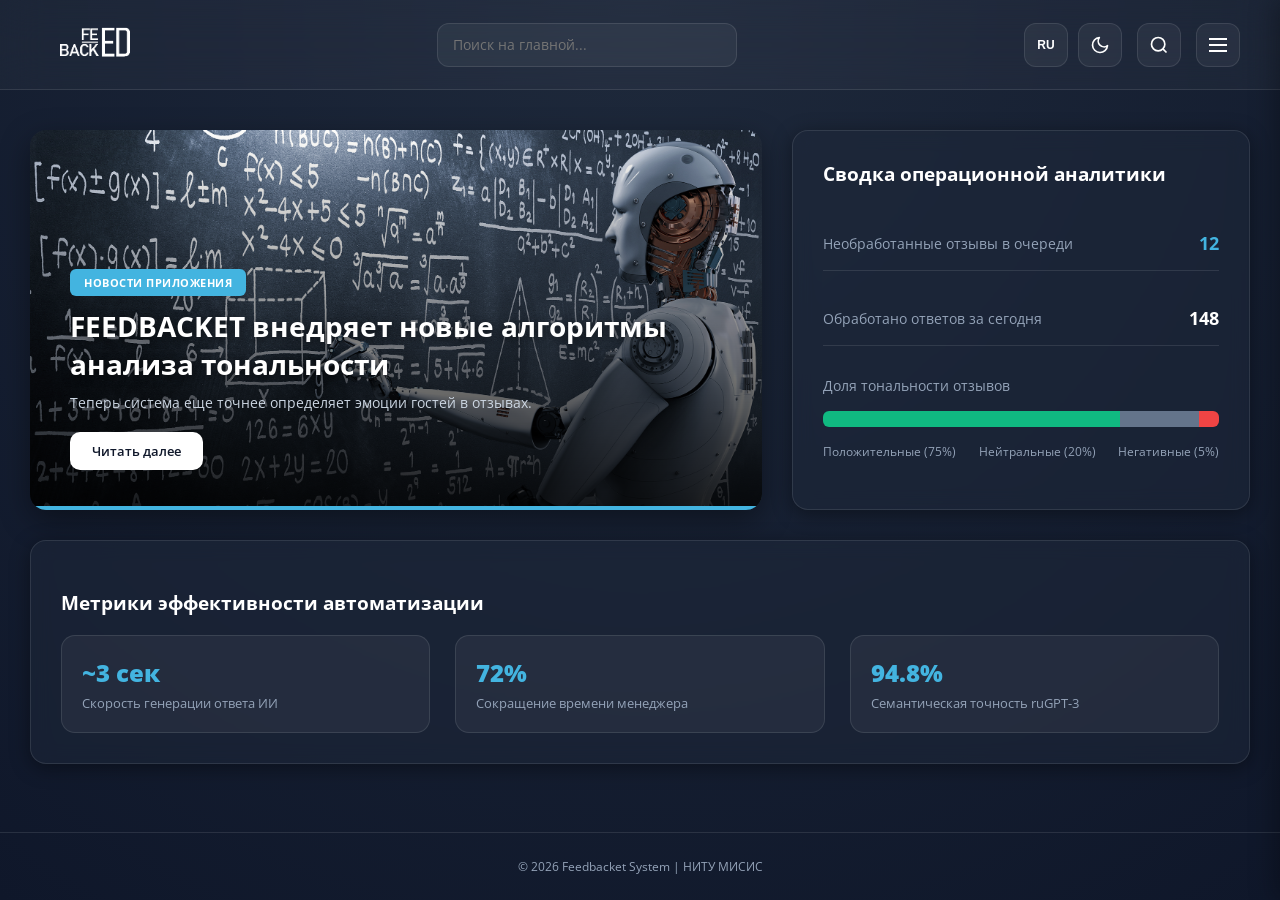
<file: docs/index.html>
<!DOCTYPE html>
<html lang="ru">
<head>
    <meta charset="UTF-8">
    <meta name="viewport" content="width=device-width, initial-scale=1.0">
    <link rel="stylesheet" href="styles/styles.css">
    <link rel="preconnect" href="https://fonts.googleapis.com">
    <link rel="preconnect" href="https://fonts.gstatic.com" crossorigin>
    <link href="https://fonts.googleapis.com/css2?family=Open+Sans:ital,wght@0,300..800;1,300..800&display=swap" rel="stylesheet">
    <title>Feedbacket | Главная</title>
</head>
<body class="Main_part">

    <div class="sidebar" id="sidebarMenu">
        <div class="sidebar-header">
            <span class="sidebar-title" data-en="Navigation" data-ru="Навигация">Навигация</span>
            <button class="close-sidebar-btn" id="closeSidebar">&times;</button>
        </div>
        <ul class="sidebar-links">
            <li><a href="index.html" class="active" data-en="Home" data-ru="Главная">Главная</a></li>
            <li><a href="workspace.html" data-en="Manager Workspace" data-ru="Рабочее окно менеджера">Рабочее окно менеджера</a></li>
            <li><a href="account.html" data-en="Manager Account" data-ru="Аккаунт менеджера">Аккаунт менеджера</a></li>
            <li><a href="settings.html" data-en="Application Settings" data-ru="Настройки приложения">Настройки приложения</a></li>
            <li class="sidebar-divider"></li>
            <li><a href="#" class="logout-link" data-en="Logout" data-ru="Выход">Выход</a></li>
        </ul>
    </div>

    <div class="main-content-wrapper" id="contentWrapper">
        <section class="Upside_line">
            <div class="Upside_line_logo">
                <a href="index.html">
                    <img class="Upside_line_logo_image" id="logoImg" src="all_img/logo-white.png" alt="Логотип">
                </a>
            </div>
            <div class="Search_container" id="searchContainer">
                <input type="text" class="Search_input" id="searchInput" placeholder="Поиск на главной...">
            </div>
            <div class="Upside_menu">
                <div class="Other_menu">
                    <div class="Language_menu"><button class="Languge_menu_icon" id="LangBtn"><span class="lang-text">RU</span></button></div>
                    <div class="Theme_menu">
                        <button class="Theme_menu_icon" id="ThemBtn" title="Изменить тему">
                            <span id="themeIcon" style="display: flex; align-items: center; justify-content: center; width: 20px; height: 20px;"></span>
                        </button>
                    </div>
                </div>
                <div class="Searching_menu">
                    <button class="Searching_menu_button" id="searchBtn">
                        <svg class="search-icon-svg" viewBox="0 0 24 24" fill="none" stroke="currentColor" stroke-width="2">
                            <circle cx="11" cy="11" r="8"></circle>
                            <line x1="21" y1="21" x2="16.65" y2="16.65"></line>
                        </svg>
                    </button>
                </div>
                <div class="Upside_line_menu"><button class="Upside_line_menu_button" id="menuBtn"><span></span><span></span><span></span></button></div>
            </div>
        </section>

        <section class="dashboard-grid">
            <div class="dashboard-split">
                <div class="news-slider-container">
                    <div class="slide">
                        <div class="slide-bg" style="background-image: linear-gradient(to top, rgba(0,0,0,0.85), transparent), url('all_img/News_1.jpg');"></div>
                        <div class="slide-content">
                            <span class="badge" data-en="System News" data-ru="Новости Приложения">Новости Приложения</span>
                            <h2 data-en="FEEDBACKET integrates tone detection models" data-ru="FEEDBACKET внедряет новые алгоритмы анализа тональности">FEEDBACKET внедряет новые алгоритмы анализа тональности</h2>
                            <p data-en="Semantic parsing algorithms are now extra accurate." data-ru="Теперь система еще точнее определяет эмоции гостей в отзывах.">Теперь система еще точнее определяет эмоции гостей в отзывах.</p>
                            <a href="#" class="read-more" data-en="Read info" data-ru="Читать далее">Читать далее</a>
                        </div>
                    </div>
                    <div class="slide">
                        <div class="slide-bg" style="background-image: linear-gradient(to top, rgba(0,0,0,0.85), transparent), url('all_img/News_2.jpg');"></div>
                        <div class="slide-content">
                            <span class="badge" data-en="Hotels Case Study" data-ru="Отели">Отели</span>
                            <h2 data-en="Top-10 Hotels implementing auto-replies" data-ru="Топ-10 гостиниц, использующих автоответы">Топ-10 гостиниц, использующих автоответы</h2>
                            <p data-en="Find out how prompt automation raised ratings by 0.7 points." data-ru="Узнайте, как автоматизация помогла поднять рейтинг на 0.7 балла.">Узнайте, как автоматизация помогла поднять рейтинг на 0.7 балла.</p>
                            <a href="#" class="read-more" data-en="Explore metrics" data-ru="Читать далее">Читать далее</a>
                        </div>
                    </div>
                    <div class="slide">
                        <div class="slide-bg" style="background-image: linear-gradient(to top, rgba(0,0,0,0.85), transparent), url('all_img/News_3.jpg');"></div>
                        <div class="slide-content">
                            <span class="badge" data-en="Update 1.4" data-ru="Обновление 1.4">Обновление 1.4</span>
                            <h2 data-en="ruGPT-3 fine-tuning completed" data-ru="Тонкая настройка ruGPT-3 завершена">Тонкая настройка ruGPT-3 завершена</h2>
                            <p data-en="Model vocabulary adapted to specific hotel terminology." data-ru="Словарь модели адаптирован под специфику гостиничной терминологии.">Словарь модели адаптирован под специфику гостиничной терминологии.</p>
                            <a href="#" class="read-more" data-en="See changes" data-ru="Читать далее">Читать далее</a>
                        </div>
                    </div>
                    <div class="timer-line"><div class="timer-progress"></div></div>
                </div>

                <div class="analytics-preview-block card-bg-styled">
                    <h3 style="margin: 0 0 10px 0;" data-en="Operational Analytics Summary" data-ru="Сводка операционной аналитики">Сводка операционной аналитики</h3>
                    <div class="stat-row-item">
                        <span class="stat-label-text" data-en="Unresolved reviews in list" data-ru="Необработанные отзывы в очереди">Необработанные отзывы в очереди</span>
                        <span class="stat-value-digits" style="color: var(--button-bg);">12</span>
                    </div>
                    <div class="stat-row-item">
                        <span class="stat-label-text" data-en="Processed updates today" data-ru="Обработано ответов за сегодня">Обработано ответов за сегодня</span>
                        <span class="stat-value-digits">148</span>
                    </div>
                    <div class="sentiment-bar-wrapper">
                        <span class="stat-label-text" data-en="Daily feedback tone share" data-ru="Доля тональности отзывов">Доля тональности отзывов</span>
                        <div class="sentiment-bar-line">
                            <div class="bar-segment pos" style="width: 75%;"></div>
                            <div class="bar-segment neu" style="width: 20%;"></div>
                            <div class="bar-segment neg" style="width: 5%;"></div>
                        </div>
                        <div class="sentiment-legends">
                            <span data-en="Positive (75%)" data-ru="Положительные (75%)">Положительные (75%)</span>
                            <span data-en="Neutral (20%)" data-ru="Нейтральные (20%)">Нейтральные (20%)</span>
                            <span data-en="Negative (5%)" data-ru="Негативные (5%)">Негативные (5%)</span>
                        </div>
                    </div>
                </div>
            </div>

            <div class="dashboard-block card-bg-styled">
                <h3 data-en="Automation Efficiency Metrics" data-ru="Метрики эффективности автоматизации">Метрики эффективности автоматизации</h3>
                <div class="efficiency-grid">
                    <div class="eff-item">
                        <span class="eff-num">~3 <span data-en="sec" data-ru="сек">сек</span></span>
                        <p data-en="AI generation response speed" data-ru="Скорость генерации ответа ИИ">Скорость генерации ответа ИИ</p>
                    </div>
                    <div class="eff-item">
                        <span class="eff-num">72%</span>
                        <p data-en="Manager time saved" data-ru="Сокращение времени менеджера">Сокращение времени менеджера</p>
                    </div>
                    <div class="eff-item">
                        <span class="eff-num">94.8%</span>
                        <p data-en="ruGPT-3 semantic accuracy" data-ru="Семантическая точность ruGPT-3">Семантическая точность ruGPT-3</p>
                    </div>
                </div>
            </div>
        </section>

        <footer class="main-footer">
            <div>&copy; 2026 Feedbacket System | НИТУ МИСИС</div>
        </footer>
    </div>

    <script src="js/logic.js"></script>
</body>
</html>
</file>
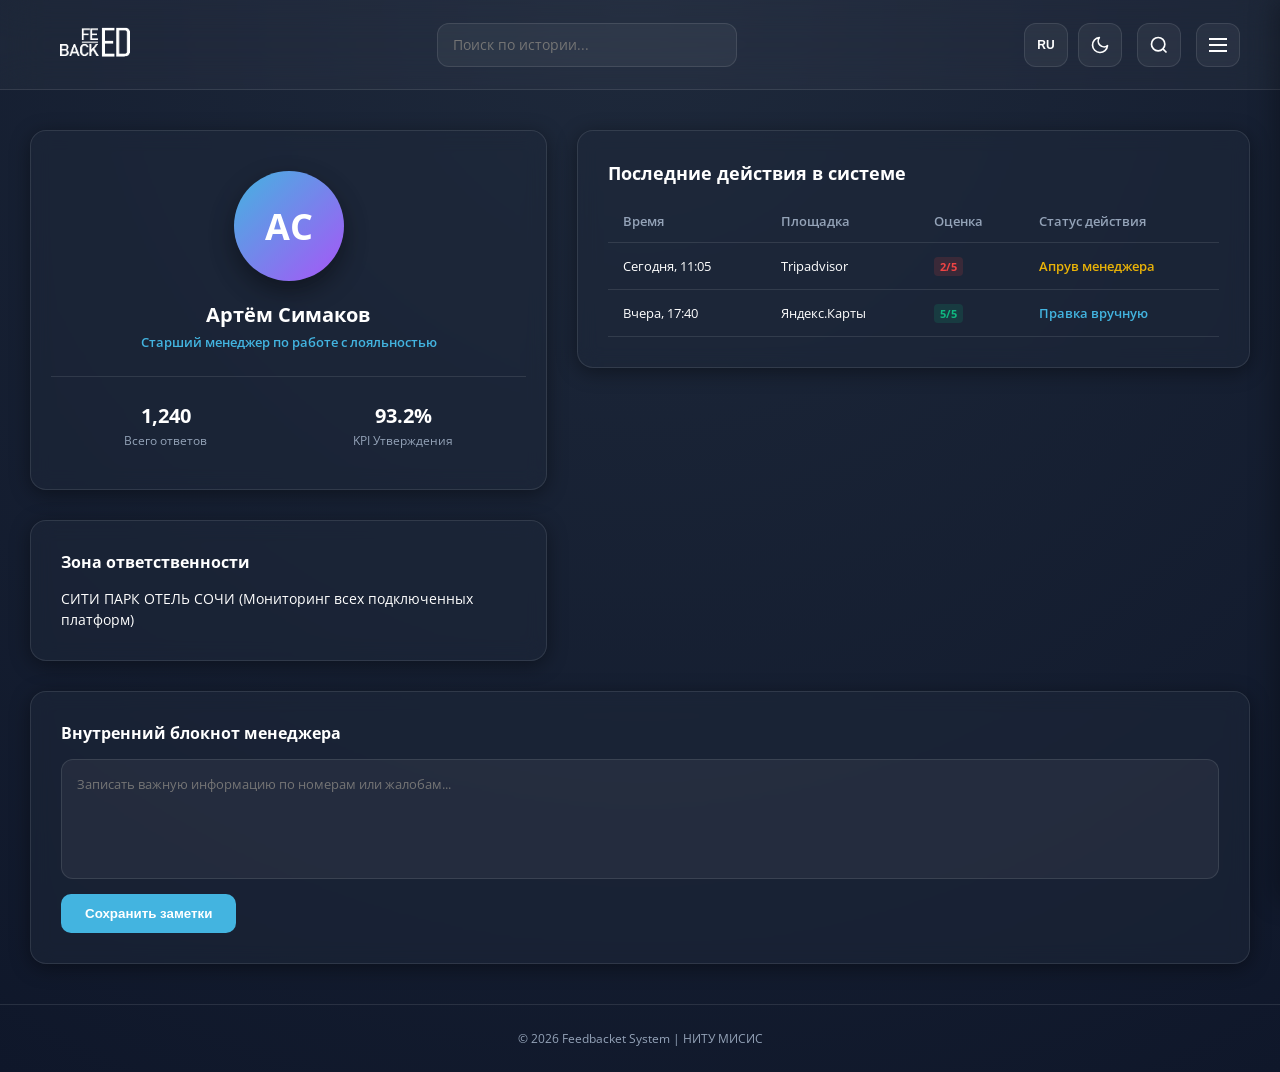
<file: docs/account.html>
<!DOCTYPE html>
<html lang="ru">
<head>
    <meta charset="UTF-8">
    <meta name="viewport" content="width=device-width, initial-scale=1.0">
    <link rel="stylesheet" href="styles/styles.css">
    <link rel="preconnect" href="https://fonts.googleapis.com">
    <link rel="preconnect" href="https://fonts.gstatic.com" crossorigin>
    <link href="https://fonts.googleapis.com/css2?family=Open+Sans:ital,wght@0,300..800;1,300..800&display=swap" rel="stylesheet">
    <title>Feedbacket | Личный кабинет</title>
</head>
<body class="Main_part">

    <div class="sidebar" id="sidebarMenu">
        <div class="sidebar-header">
            <span class="sidebar-title" data-en="Navigation" data-ru="Навигация">Навигация</span>
            <button class="close-sidebar-btn" id="closeSidebar">&times;</button>
        </div>
        <ul class="sidebar-links">
            <li><a href="index.html" data-en="Home" data-ru="Главная">Главная</a></li>
            <li><a href="workspace.html" data-en="Manager Workspace" data-ru="Рабочее окно менеджера">Рабочее окно менеджера</a></li>
            <li><a href="account.html" class="active" data-en="Manager Account" data-ru="Аккаунт менеджера">Аккаунт менеджера</a></li>
            <li><a href="settings.html" data-en="Application Settings" data-ru="Настройки приложения">Настройки приложения</a></li>
            <li class="sidebar-divider"></li>
            <li><a href="#" class="logout-link" data-en="Logout" data-ru="Выход">Выход</a></li>
        </ul>
    </div>

    <div class="main-content-wrapper" id="contentWrapper">
        <section class="Upside_line">
            <div class="Upside_line_logo">
                <a href="index.html">
                    <img class="Upside_line_logo_image" id="logoImg" src="all_img/logo-white.png" alt="Логотип">
                </a>
            </div>
            <div class="Search_container" id="searchContainer">
                <input type="text" class="Search_input" id="searchInput" placeholder="Поиск по истории...">
            </div>
            <div class="Upside_menu">
                <div class="Other_menu">
                    <div class="Language_menu"><button class="Languge_menu_icon" id="LangBtn"><span class="lang-text">RU</span></button></div>
                    <div class="Theme_menu">
                        <button class="Theme_menu_icon" id="ThemBtn" title="Изменить тему">
                            <span id="themeIcon" style="display: flex; align-items: center; justify-content: center; width: 20px; height: 20px;"></span>
                        </button>
                    </div>
                </div>
                <div class="Searching_menu">
                    <button class="Searching_menu_button" id="searchBtn">
                        <svg class="search-icon-svg" viewBox="0 0 24 24" fill="none" stroke="currentColor" stroke-width="2">
                            <circle cx="11" cy="11" r="8"></circle>
                            <line x1="21" y1="21" x2="16.65" y2="16.65"></line>
                        </svg>
                    </button>
                </div>
                <div class="Upside_line_menu"><button class="Upside_line_menu_button" id="menuBtn"><span></span><span></span><span></span></button></div>
            </div>
        </section>

        <main class="account-grid">
            <div style="display: flex; flex-direction: column; gap: 30px;">
                <div class="profile-meta-block card-bg-styled">
                    <div class="avatar-frame">АС</div>
                    <h2 data-en="Artem Simakov" data-ru="Артём Симаков">Артём Симаков</h2>
                    <div class="profile-role-tag" data-en="Senior Guest Relations Manager" data-ru="Старший менеджер по работе с лояльностью">Старший менеджер по работе с лояльностью</div>
                    
                    <div class="profile-stats-row">
                        <div class="p-stat-item">
                            <span>1,240</span>
                            <p data-en="Total Checked" data-ru="Всего ответов">Всего ответов</p>
                        </div>
                        <div class="p-stat-item">
                            <span>93.2%</span>
                            <p data-en="Approval Rate" data-ru="KPI Утверждения">KPI Утверждения</p>
                        </div>
                    </div>
                </div>

                <div class="card-bg-styled">
                    <h3 style="margin:0 0 15px 0; font-size:16px;" data-en="Assigned Hotel Zone" data-ru="Зона ответственности">Зона ответственности</h3>
                    <p style="font-size:14px; margin:0; line-height:1.5;" data-en="SITI PARK HOTEL SOCHI (All platforms monitoring active)" data-ru="СИТИ ПАРК ОТЕЛЬ СОЧИ (Мониторинг всех подключенных платформ)">СИТИ ПАРК ОТЕЛЬ СОЧИ (Мониторинг всех подключенных платформ)</p>
                </div>
            </div>

            <div style="display: flex; flex-direction: column; gap: 30px;">
                <div class="card-bg-styled">
                    <h2 style="margin: 0 0 15px 0; font-size: 18px;" data-en="Recent Log Activity" data-ru="Последние действия в системе">Последние действия в системе</h2>
                    <div class="table-responsive-container">
                        <table class="history-logs-table">
                            <thead>
                                <tr>
                                    <th data-en="Time" data-ru="Время">Время</th>
                                    <th data-en="Platform" data-ru="Площадка">Площадка</th>
                                    <th data-en="Rating" data-ru="Оценка">Оценка</th>
                                    <th data-en="Action" data-ru="Статус действия">Статус действия</th>
                                </tr>
                            </thead>
                            <tbody>
                                <tr>
                                    <td data-en="Today, 11:05" data-ru="Сегодня, 11:05">Сегодня, 11:05</td>
                                    <td>Tripadvisor</td>
                                    <td><span class="rating-badge negative">2/5</span></td>
                                    <td><span class="status-indicator-text" style="color: #eab308;" data-en="Manual Approved" data-ru="Апрув менеджера">Апрув менеджера</span></td>
                                </tr>
                                <tr>
                                    <td data-en="Yesterday, 17:40" data-ru="Вчера, 17:40">Вчера, 17:40</td>
                                    <td>Яндекс.Карты</td>
                                    <td><span class="rating-badge positive">5/5</span></td>
                                    <td><span class="status-indicator-text" style="color: #43b4e0;" data-en="Edited Manually" data-ru="Правка вручную">Правка вручную</span></td>
                                </tr>
                            </tbody>
                        </table>
                    </div>
                </div>
            </div>

            <div class="notes-panel card-bg-styled" style="grid-column: 1 / -1;">
                <h2 data-en="Manager Quick Notes" data-ru="Внутренний блокнот менеджера">Внутренний блокнот менеджера</h2>
                <textarea class="notepad-input" placeholder="Записать важную информацию по номерам или жалобам..." data-en-placeholder="Write important internal notes here..."></textarea>
                <button class="save-notes-btn" data-en="Save Notes" data-ru="Сохранить заметки">Сохранить заметки</button>
            </div>
        </main>

        <footer class="main-footer">
            <div>&copy; 2026 Feedbacket System | НИТУ МИСИС</div>
        </footer>
    </div>

    <script src="js/logic.js"></script>
</body>
</html>
</file>
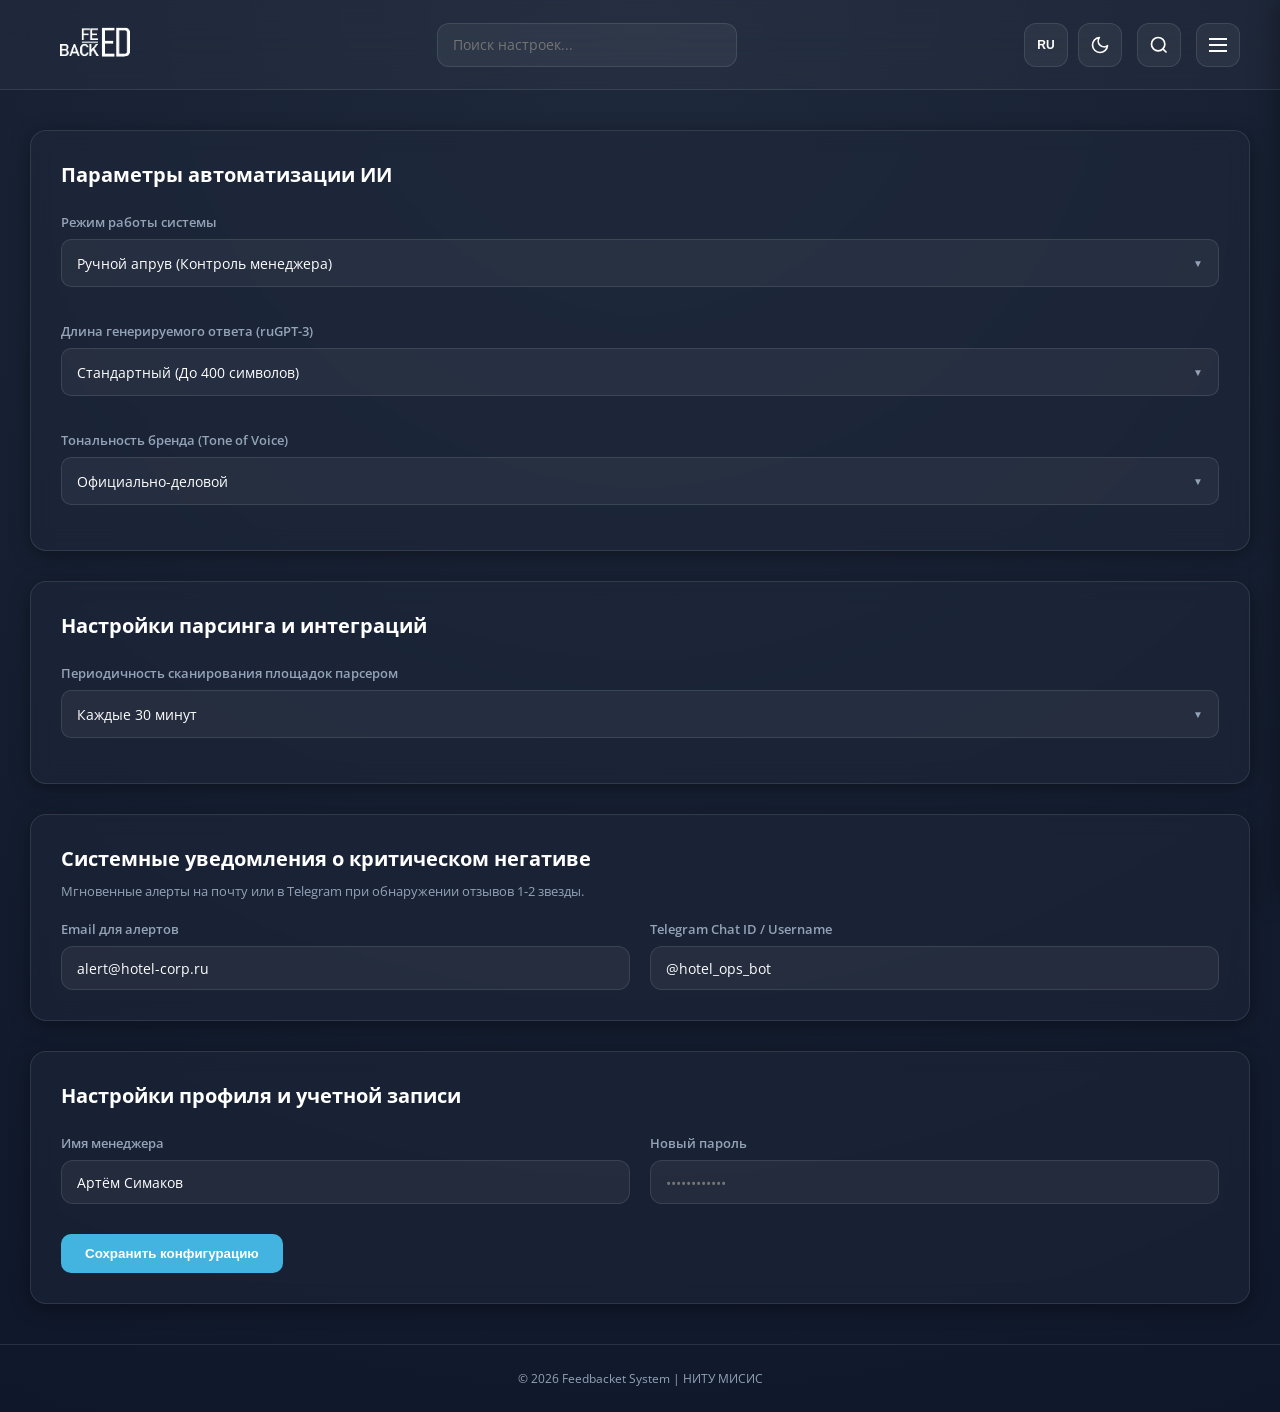
<file: docs/settings.html>
<!DOCTYPE html>
<html lang="ru">
<head>
    <meta charset="UTF-8">
    <meta name="viewport" content="width=device-width, initial-scale=1.0">
    <link rel="stylesheet" href="styles/styles.css">
    <link rel="preconnect" href="https://fonts.googleapis.com">
    <link rel="preconnect" href="https://fonts.gstatic.com" crossorigin>
    <link href="https://fonts.googleapis.com/css2?family=Open+Sans:ital,wght@0,300..800;1,300..800&display=swap" rel="stylesheet">
    <title>Feedbacket | Настройки</title>
</head>
<body class="Main_part">

    <div class="sidebar" id="sidebarMenu">
        <div class="sidebar-header">
            <span class="sidebar-title" data-en="Navigation" data-ru="Навигация">Навигация</span>
            <button class="close-sidebar-btn" id="closeSidebar">&times;</button>
        </div>
        <ul class="sidebar-links">
            <li><a href="index.html" data-en="Home" data-ru="Главная">Главная</a></li>
            <li><a href="workspace.html" data-en="Manager Workspace" data-ru="Рабочее окно менеджера">Рабочее окно менеджера</a></li>
            <li><a href="account.html" data-en="Manager Account" data-ru="Аккаунт менеджера">Аккаунт менеджера</a></li>
            <li><a href="settings.html" class="active" data-en="Application Settings" data-ru="Настройки приложения">Настройки приложения</a></li>
            <li class="sidebar-divider"></li>
            <li><a href="#" class="logout-link" data-en="Logout" data-ru="Выход">Выход</a></li>
        </ul>
    </div>

    <div class="main-content-wrapper" id="contentWrapper">
        <section class="Upside_line">
            <div class="Upside_line_logo">
                <a href="index.html">
                    <img class="Upside_line_logo_image" id="logoImg" src="all_img/logo-white.png" alt="Логотип">
                </a>
            </div>
            <div class="Search_container" id="searchContainer">
                <input type="text" class="Search_input" id="searchInput" placeholder="Поиск настроек...">
            </div>
            <div class="Upside_menu">
                <div class="Other_menu">
                    <div class="Language_menu"><button class="Languge_menu_icon" id="LangBtn"><span class="lang-text">RU</span></button></div>
                    <div class="Theme_menu">
                        <button class="Theme_menu_icon" id="ThemBtn" title="Изменить тему">
                            <span id="themeIcon" style="display: flex; align-items: center; justify-content: center; width: 20px; height: 20px;"></span>
                        </button>
                    </div>
                </div>
                <div class="Searching_menu">
                    <button class="Searching_menu_button" id="searchBtn">
                        <svg class="search-icon-svg" viewBox="0 0 24 24" fill="none" stroke="currentColor" stroke-width="2">
                            <circle cx="11" cy="11" r="8"></circle>
                            <line x1="21" y1="21" x2="16.65" y2="16.65"></line>
                        </svg>
                    </button>
                </div>
                <div class="Upside_line_menu"><button class="Upside_line_menu_button" id="menuBtn"><span></span><span></span><span></span></button></div>
            </div>
        </section>

        <main class="settings-container" style="display: flex; flex-direction: column; gap: 30px; padding: 40px 30px;">
            
            <div class="card-bg-styled" style="z-index: 10;">
                <h2 style="margin: 0 0 25px 0; font-size: 20px; font-weight: 700;" data-en="AI Automation Parameters" data-ru="Параметры автоматизации ИИ">Параметры автоматизации ИИ</h2>
                <div class="settings-form-flex">
                    
                    <div class="custom-select-group">
                        <label data-en="Operation Mode" data-ru="Режим работы системы">Режим работы системы</label>
                        <div class="select-trigger" id="modeTrigger">
                            <span id="modeValue">Ручной апрув (Контроль менеджера)</span>
                            <span class="arrow-indicator">▼</span>
                        </div>
                        <div class="custom-dropdown-box" id="modeDropdown">
                            <div class="dropdown-option active" data-value="manual" data-en="Manual Approval" data-ru="Ручной апрув (Контроль менеджера)">Ручной апрув (Контроль менеджера)</div>
                            <div class="dropdown-option" data-value="autopilot" data-en="Full Autopilot (5/5 Reviews)" data-ru="Полный автопилот (Автоотправка на 5/5)">Полный автопилот (Автоотправка на 5/5)</div>
                        </div>
                    </div>

                    <div class="custom-select-group">
                        <label data-en="ruGPT-3 Response Length" data-ru="Длина генерируемого ответа (ruGPT-3)">Длина генерируемого ответа (ruGPT-3)</label>
                        <div class="select-trigger" id="lengthTrigger">
                            <span id="lengthValue">Стандартный (До 400 символов)</span>
                            <span class="arrow-indicator">▼</span>
                        </div>
                        <div class="custom-dropdown-box" id="lengthDropdown">
                            <div class="dropdown-option" data-value="short" data-en="Short & Concise" data-ru="Краткий (До 200 символов)">Краткий (До 200 символов)</div>
                            <div class="dropdown-option active" data-value="medium" data-en="Standard Structure" data-ru="Стандартный (До 400 символов)">Стандартный (До 400 символов)</div>
                            <div class="dropdown-option" data-value="long" data-en="Detailed & Comprehensive" data-ru="Развернутый (До 800 символов)">Развернутый (До 800 символов)</div>
                        </div>
                    </div>

                    <div class="custom-select-group">
                        <label data-en="Brand Tone of Voice" data-ru="Тональность бренда (Tone of Voice)">Тональность бренда (Tone of Voice)</label>
                        <div class="select-trigger" id="toneTrigger">
                            <span id="toneValue">Официально-деловой</span>
                            <span class="arrow-indicator">▼</span>
                        </div>
                        <div class="custom-dropdown-box" id="toneDropdown">
                            <div class="dropdown-option active" data-value="business" data-en="Official Business" data-ru="Официально-деловой">Официально-деловой</div>
                            <div class="dropdown-option" data-value="friendly" data-en="Friendly & Warm" data-ru="Дружелюбный">Дружелюбный</div>
                            <div class="dropdown-option" data-value="reserved" data-en="Reserved & Neutral" data-ru="Сдержанный">Сдержанный</div>
                        </div>
                    </div>

                </div>
            </div>

            <div class="card-bg-styled" style="z-index: 9;">
                <h2 style="margin: 0 0 25px 0; font-size: 20px; font-weight: 700;" data-en="Parsing & Integration Settings" data-ru="Настройки парсинга и интеграций">Настройки парсинга и интеграций</h2>
                <div class="settings-form-flex">
                    
                    <div class="custom-select-group">
                        <label data-en="Data Scan Interval" data-ru="Периодичность сканирования площадок парсером">Периодичность сканирования площадок парсером</label>
                        <div class="select-trigger" id="parseTrigger">
                            <span id="parseValue">Каждые 30 минут</span>
                            <span class="arrow-indicator">▼</span>
                        </div>
                        <div class="custom-dropdown-box" id="parseDropdown">
                            <div class="dropdown-option active" data-value="30m" data-en="Every 30 minutes" data-ru="Каждые 30 минут">Каждые 30 минут</div>
                            <div class="dropdown-option" data-value="2h" data-en="Every 2 hours" data-ru="Каждые 2 часа">Каждые 2 часа</div>
                            <div class="dropdown-option" data-value="24h" data-en="Once a day" data-ru="Раз в сутки">Раз в сутки</div>
                        </div>
                    </div>

                </div>
            </div>

            <div class="card-bg-styled" style="z-index: 1;">
                <h2 style="margin: 0 0 25px 0; font-size: 20px; font-weight: 700;" data-en="Critical Notifications" data-ru="Системные уведомления о критическом негативе">Системные уведомления о критическом негативе</h2>
                <p style="font-size: 13px; color: var(--text-muted); margin: -15px 0 20px 0;" data-en="Instant alerts via email or Telegram when 1-2 star reviews are detected." data-ru="Мгновенные алерты на почту или в Telegram при обнаружении отзывов 1-2 звезды.">Мгновенные алерты на почту или в Telegram при обнаружении отзывов 1-2 звезды.</p>
                
                <div style="display: grid; grid-template-columns: repeat(auto-fit, minmax(250px, 1fr)); gap: 20px;">
                    <div style="display: flex; flex-direction: column; gap: 8px;">
                        <label style="font-size: 13px; color: var(--text-muted); font-weight: 600;">Email для алертов</label>
                        <input type="email" class="Search_input" value="alert@hotel-corp.ru" style="width: 100%; border: 1px solid var(--border-color); margin: 0;">
                    </div>
                    <div style="display: flex; flex-direction: column; gap: 8px;">
                        <label style="font-size: 13px; color: var(--text-muted); font-weight: 600;">Telegram Chat ID / Username</label>
                        <input type="text" class="Search_input" value="@hotel_ops_bot" style="width: 100%; border: 1px solid var(--border-color); margin: 0;">
                    </div>
                </div>
            </div>

            <div class="card-bg-styled" style="z-index: 1;">
                <h2 style="margin: 0 0 25px 0; font-size: 20px; font-weight: 700;" data-en="Manager Profile Settings" data-ru="Настройки профиля и учетной записи">Настройки профиля и учетной записи</h2>
                <div class="settings-form-flex">
                    <div style="display: grid; grid-template-columns: repeat(auto-fit, minmax(250px, 1fr)); gap: 20px;">
                        <div style="display: flex; flex-direction: column; gap: 8px;">
                            <label style="font-size: 13px; color: var(--text-muted); font-weight: 600;" data-en="Manager Name" data-ru="Имя менеджера">Имя менеджера</label>
                            <input type="text" class="Search_input" value="Артём Симаков" style="width: 100%; border: 1px solid var(--border-color); margin: 0;">
                        </div>
                        <div style="display: flex; flex-direction: column; gap: 8px;">
                            <label style="font-size: 13px; color: var(--text-muted); font-weight: 600;" data-en="New Password" data-ru="Новый пароль">Новый пароль</label>
                            <input type="password" class="Search_input" style="width: 100%; border: 1px solid var(--border-color); margin: 0;" placeholder="••••••••••••">
                        </div>
                    </div>
                    <button class="save-settings-btn" style="align-self: flex-start; margin-top: 10px;" data-en="Save All Changes" data-ru="Сохранить конфигурацию">Сохранить конфигурацию</button>
                </div>
            </div>
        </main>

        <footer class="main-footer">
            <div>&copy; 2026 Feedbacket System | НИТУ МИСИС</div>
        </footer>
    </div>

    <script src="js/logic.js"></script>
</body>
</html>
</file>
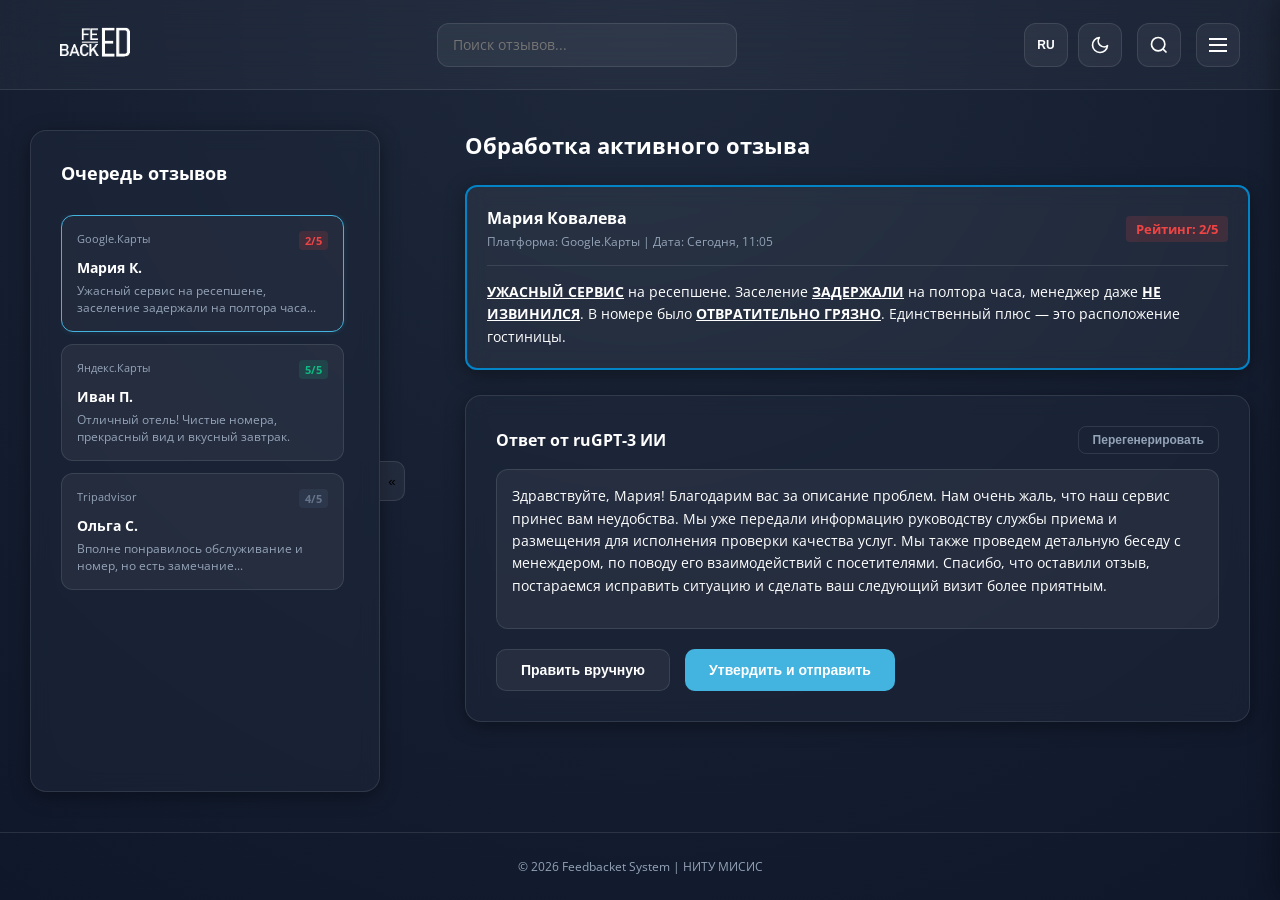
<file: docs/workspace.html>
<!DOCTYPE html>
<html lang="ru">
<head>
    <meta charset="UTF-8">
    <meta name="viewport" content="width=device-width, initial-scale=1.0">
    <link rel="stylesheet" href="styles/styles.css">
    <link rel="preconnect" href="https://fonts.googleapis.com">
    <link rel="preconnect" href="https://fonts.gstatic.com" crossorigin>
    <link href="https://fonts.googleapis.com/css2?family=Open+Sans:ital,wght@0,300..800;1,300..800&display=swap" rel="stylesheet">
    <title>Feedbacket | Рабочая зона</title>
</head>
<body class="Main_part">

    <div class="sidebar" id="sidebarMenu">
        <div class="sidebar-header">
            <span class="sidebar-title" data-en="Navigation" data-ru="Навигация">Навигация</span>
            <button class="close-sidebar-btn" id="closeSidebar">&times;</button>
        </div>
        <ul class="sidebar-links">
            <li><a href="index.html" data-en="Home" data-ru="Главная">Главная</a></li>
            <li><a href="workspace.html" class="active" data-en="Manager Workspace" data-ru="Рабочее окно менеджера">Рабочее окно менеджера</a></li>
            <li><a href="account.html" data-en="Manager Account" data-ru="Аккаунт менеджера">Аккаунт менеджера</a></li>
            <li><a href="settings.html" data-en="Application Settings" data-ru="Настройки приложения">Настройки приложения</a></li>
            <li class="sidebar-divider"></li>
            <li><a href="#" class="logout-link" data-en="Logout" data-ru="Выход">Выход</a></li>
        </ul>
    </div>

    <div class="main-content-wrapper" id="contentWrapper">
        <section class="Upside_line">
            <div class="Upside_line_logo">
                <a href="index.html">
                    <img class="Upside_line_logo_image" id="logoImg" src="all_img/logo-white.png" alt="Логотип">
                </a>
            </div>
            <div class="Search_container" id="searchContainer">
                <input type="text" class="Search_input" id="searchInput" placeholder="Поиск отзывов...">
            </div>
            <div class="Upside_menu">
                <div class="Other_menu">
                    <div class="Language_menu"><button class="Languge_menu_icon" id="LangBtn"><span class="lang-text">RU</span></button></div>
                    <div class="Theme_menu">
                        <button class="Theme_menu_icon" id="ThemBtn" title="Изменить тему">
                            <span id="themeIcon" style="display: flex; align-items: center; justify-content: center; width: 20px; height: 20px;"></span>
                        </button>
                    </div>
                </div>
                <div class="Searching_menu">
                    <button class="Searching_menu_button" id="searchBtn">
                        <svg class="search-icon-svg" viewBox="0 0 24 24" fill="none" stroke="currentColor" stroke-width="2">
                            <circle cx="11" cy="11" r="8"></circle>
                            <line x1="21" y1="21" x2="16.65" y2="16.65"></line>
                        </svg>
                    </button>
                </div>
                <div class="Upside_line_menu"><button class="Upside_line_menu_button" id="menuBtn"><span></span><span></span><span></span></button></div>
            </div>
        </section>

        <main class="workspace-split">

            <div class="reviews-list-panel card-bg-styled" id="reviewsPanel">
                <div class="panel-header-flex">
                    <h2 data-en="Reviews Queue" data-ru="Очередь отзывов">Очередь отзывов</h2>
                </div>
                <div class="queue-scroll-container">
                    <div class="review-queue-card active" data-id="101">
                        <div class="card-top-meta">
                            <span>Google.Карты</span>
                            <span class="rating-badge negative">2/5</span>
                        </div>
                        <div class="card-author-name">Мария К.</div>
                        <div class="card-text-preview">Ужасный сервис на ресепшене, заселение задержали на полтора часа...</div>
                    </div>
                    <div class="review-queue-card" data-id="102">
                        <div class="card-top-meta">
                            <span>Яндекс.Карты</span>
                            <span class="rating-badge positive">5/5</span>
                        </div>
                        <div class="card-author-name">Иван П.</div>
                        <div class="card-text-preview">Отличный отель! Чистые номера, прекрасный вид и вкусный завтрак.</div>
                    </div>
                    <div class="review-queue-card" data-id="103">
                        <div class="card-top-meta">
                            <span>Tripadvisor</span>
                            <span class="rating-badge neutral">4/5</span>
                        </div>
                        <div class="card-author-name">Ольга С.</div>
                        <div class="card-text-preview">Вполне понравилось обслуживание и номер, но есть замечание...</div>
                    </div>
                </div>
            </div>
            <button class="collapse-btn" id="collapsePanelBtn" title="Кнопка сворачивания">«</button>

            <div class="main-editor-panel">
                <div class="view-header-row">
                    <h1 style="font-size: 22px; font-weight: 700; margin: 0;" data-en="Active Case Processing" data-ru="Обработка активного отзыва">Обработка активного отзыва</h1>
                </div>

                <div class="original-review-display card-bg-styled">
                    <div style="display: flex; justify-content: space-between; align-items: center; border-bottom: 1px solid var(--border-color); padding-bottom: 15px;">
                        <div>
                            <strong style="font-size: 16px;">Мария Ковалева</strong>
                            <div style="font-size: 12px; color: var(--text-muted); margin-top: 4px;">Платформа: Google.Карты | Дата: Сегодня, 11:05</div>
                        </div>
                        <span class="rating-badge negative" style="font-size: 13px; padding: 4px 10px;">Рейтинг: 2/5</span>
                    </div>
                    <div class="review-full-text">
                        <span style="font-weight: 700; text-decoration: underline">УЖАСНЫЙ СЕРВИС</span> на ресепшене. Заселение <span style="font-weight: 700; text-decoration: underline">ЗАДЕРЖАЛИ</span> на полтора часа, менеджер даже <span style="font-weight: 700; text-decoration: underline">НЕ ИЗВИНИЛСЯ</span>. В номере было <span style="font-weight: 700; text-decoration: underline">ОТВРАТИТЕЛЬНО ГРЯЗНО</span>. Единственный плюс — это расположение гостиницы.
                    </div>
                </div>

                <div class="editor-section card-bg-styled">
                    <div class="ai-header">
                        <h2 data-en="AI Suggestion (ruGPT-3)" data-ru="Ответ от ruGPT-3 ИИ">Ответ от ruGPT-3 ИИ</h2>
                        <button class="regenerate-btn" data-en="Regenerate" data-ru="Перегенерировать">Перегенерировать</button>
                    </div>
                    <textarea class="ai-textarea" id="aiResponseText" readonly>Здравствуйте, Мария! Благодарим вас за описание проблем. Нам очень жаль, что наш сервис принес вам неудобства. Мы уже передали информацию руководству службы приема и размещения для исполнения проверки качества услуг. Мы также проведем детальную беседу с менеждером, по поводу его взаимодействий с посетителями. Спасибо, что оставили отзыв, постараемся исправить ситуацию и сделать ваш следующий визит более приятным.</textarea>
                    
                    <div class="editor-actions">
                        <button class="action-btn secondary" data-en="Edit Manually" data-ru="Править вручную">Править вручную</button>
                        <button class="action-btn primary" data-en="Approve & Send" data-ru="Утвердить и отправить">Утвердить и отправить</button>
                    </div>
                </div>
            </div>
        </main>

        <footer class="main-footer">
            <div>&copy; 2026 Feedbacket System | НИТУ МИСИС</div>
        </footer>
    </div>

    <script src="js/logic.js"></script>
</body>
</html>
</file>
<file: docs/styles/styles.css>
/* Базовые переменные тем */
:root { --transition-speed: 0.4s; }

[data-theme="dark"] {
    --bg-gradient: radial-gradient(circle at top, #1e293b 0%, #0f172a 100%);
    --header-bg: rgba(255, 255, 255, 0.03);
    --header-border: rgba(255, 255, 255, 0.1);
    --text-color: #ffffff;
    --text-muted: #94a3b8;
    --card-bg: rgba(30, 41, 59, 0.5);
    --border-color: rgba(255, 255, 255, 0.1);
    --sidebar-bg: #0f172a;
    --input-bg: rgba(255, 255, 255, 0.05);
    --button-bg: #43b4e0;
    --shadow-color: rgba(0, 0, 0, 0.4);
    --dropdown-bg: #1e293b;
    --item-hover: rgba(255, 255, 255, 0.03);
}

[data-theme="light"] {
    --bg-gradient: radial-gradient(circle at top, #f8fafc 0%, #e2e8f0 100%);
    --header-bg: rgba(0, 0, 0, 0.02);
    --header-border: rgba(0, 0, 0, 0.08);
    --text-color: #0f172a;
    --text-muted: #64748b;
    --card-bg: rgba(255, 255, 255, 0.7);
    --border-color: rgba(0, 0, 0, 0.08);
    --sidebar-bg: #ffffff;
    --input-bg: rgba(0, 0, 0, 0.03);
    --button-bg: #0284c7;
    --shadow-color: rgba(15, 23, 42, 0.08);
    --dropdown-bg: #ffffff;
    --item-hover: rgba(0, 0, 0, 0.02);
}

body.Main_part {
    margin: 0;
    padding: 0;
    background: var(--bg-gradient);
    color: var(--text-color);
    font-family: 'Open Sans', sans-serif;
    min-height: 100vh;
    display: flex;
    transition: background var(--transition-speed), color var(--transition-speed);
    overflow-x: hidden;
}

/* Контейнер обертка */
.main-content-wrapper {
    flex: 1;
    display: flex;
    flex-direction: column;
    min-height: 100vh;
    transition: transform var(--transition-speed) ease;
    width: 100%;
}

/* Шапка приложения */
.Upside_line {
    display: flex;
    align-items: center;
    justify-content: space-between;
    background: var(--header-bg);
    backdrop-filter: blur(20px);
    -webkit-backdrop-filter: blur(20px);
    height: 90px;
    border-bottom: 1px solid var(--header-border);
    box-sizing: border-box;
    position: sticky;
    top: 0;
    z-index: 100;
    padding: 0 40px;
}

.Upside_line_logo_image {
    height: 110px;
    width: auto;
}

.Upside_menu {
    display: flex;
    align-items: center;
    gap: 15px;
}

.Other_menu {
    display: flex;
    align-items: center;
    gap: 10px;
}

/* Кнопки меню */
.Languge_menu_icon, .Theme_menu_icon, .Searching_menu_button, .Upside_line_menu_button {
    background: var(--input-bg);
    border: 1px solid var(--border-color);
    border-radius: 12px;
    cursor: pointer;
    display: flex;
    align-items: center;
    justify-content: center;
    transition: all 0.2s ease;
    color: var(--text-color);
}

.Languge_menu_icon { width: 44px; height: 44px; font-weight: 700; font-size: 12px; }
.Theme_menu_icon { width: 44px; height: 44px; background-image: none !important; }
.Searching_menu_button { width: 44px; height: 44px; }

.Languge_menu_icon:hover, .Theme_menu_icon:hover, .Searching_menu_button:hover {
    border-color: var(--button-bg);
    background: var(--item-hover);
}

.search-icon-svg { width: 20px; height: 20px; }

/* Бургер меню */
.Upside_line_menu_button {
    width: 44px;
    height: 44px;
    flex-direction: column;
    gap: 4px;
}

.Upside_line_menu_button span {
    display: block;
    width: 18px;
    height: 2px;
    background: var(--text-color);
    transition: 0.3s;
}

/* Поиск */
.Search_container {
    position: relative;
    width: 300px;
    transition: all 0.3s ease;
}

.Search_input {
    width: 100%;
    height: 44px;
    background: var(--input-bg);
    border: 1px solid var(--border-color);
    border-radius: 12px;
    padding: 0 15px;
    box-sizing: border-box;
    color: var(--text-color);
    font-family: inherit;
    font-size: 14px;
    outline: none;
    transition: all 0.2s;
}

.Search_input:focus { border-color: var(--button-bg); }

@media (max-width: 768px) {
    .Search_container { display: none; }
    .Search_container.active { display: block; position: absolute; left: 40px; top: 95px; width: calc(100% - 80px); z-index: 101; }
}

/* Сайдбар */
.sidebar {
    width: 260px;
    height: 100vh;
    background: var(--sidebar-bg);
    position: fixed;
    top: 0;
    right: -260px; /* Изначально прячем его за ПРАВУЮ границу экрана вместо left */
    z-index: 9999;
    padding: 25px;
    box-sizing: border-box;
    display: flex;
    flex-direction: column;
    transition: right var(--transition-speed) ease; /* Меняем анимацию на отслеживание свойства right */
    box-shadow: -5px 0 25px rgba(0, 0, 0, 0.3);
}

.sidebar.active { right: 0; }
body.sidebar-open { overflow: hidden; }

.sidebar-header {
    padding: 30px;
    display: flex;
    align-items: center;
    justify-content: space-between;
    border-bottom: 1px solid var(--border-color);
}

.sidebar-title { font-weight: 700; font-size: 18px; color: var(--text-color); }
.close-sidebar-btn { background: none; border: none; font-size: 28px; color: var(--text-muted); cursor: pointer; }

.sidebar-links { list-style: none; padding: 20px; margin: 0; display: flex; flex-direction: column; gap: 8px; }
.sidebar-links a {
    display: block;
    padding: 14px 20px;
    color: var(--text-muted);
    text-decoration: none;
    border-radius: 12px;
    font-weight: 600;
    font-size: 14px;
    transition: all 0.2s;
}

.sidebar-links a:hover, .sidebar-links a.active { background: var(--input-bg); color: var(--text-color); }
.sidebar-links a.active { border-left: 4px solid var(--button-bg); border-radius: 0 12px 12px 0; }
.sidebar-divider { height: 1px; background: var(--border-color); margin: 15px 0; }
.logout-link:hover { color: #ef4444 !important; }

/* Карточки */
.card-bg-styled {
    background: var(--card-bg);
    border: 1px solid var(--border-color);
    border-radius: 16px;
    padding: 30px;
    box-shadow: 0 4px 20px var(--shadow-color);
    backdrop-filter: blur(10px);
    -webkit-backdrop-filter: blur(10px);
    box-sizing: border-box;
}

/* ГЛАВНАЯ СТРАНИЦА */
.dashboard-grid { padding: 40px 30px; display: flex; flex-direction: column; gap: 30px; }
.dashboard-split { display: grid; grid-template-columns: 1.6fr 1fr; gap: 30px; }

/* Слайдер новостей */
.news-slider-container { position: relative; height: 380px; border-radius: 16px; overflow: hidden; box-shadow: 0 10px 30px var(--shadow-color); }
.slide { position: absolute; width: 100%; height: 100%; opacity: 0; transition: opacity 0.8s ease-in-out; display: flex; align-items: flex-end; padding: 40px; box-sizing: border-box; z-index: 1; }
.slide.active { opacity: 1; z-index: 2; }
.slide-bg { position: absolute; top:0; left:0; width:100%; height:100%; background-size: cover; background-position: center; transition: transform 1.5s ease-out; }
.slide:hover .slide-bg { transform: scale(1.04); }
.slide-content { position: relative; z-index: 3; color: white; max-width: 600px; }
.badge { background: var(--button-bg); padding: 6px 14px; border-radius: 6px; font-size: 11px; font-weight: 700; text-transform: uppercase; letter-spacing: 0.5px; }
.slide-content h2 { font-size: 28px; margin: 15px 0 10px 0; font-weight: 700; text-shadow: 0 2px 10px rgba(0,0,0,0.5); }
.slide-content p { color: #cbd5e1; font-size: 14px; margin: 0 0 20px 0; }
.read-more { display: inline-block; padding: 10px 22px; background: white; color: #0f172a; text-decoration: none; border-radius: 10px; font-weight: 600; font-size: 13px; transition: 0.2s; }
.read-more:hover { opacity: 0.9; }

.timer-line { position: absolute; bottom: 0; left: 0; width: 100%; height: 4px; background: rgba(255,255,255,0.2); z-index: 10; }
.timer-progress { width: 0%; height: 100%; background: var(--button-bg); }

/* Блок аналитики */
.analytics-preview-block { display: flex; flex-direction: column; gap: 20px; }
.stat-row-item { display: flex; align-items: center; justify-content: space-between; padding: 15px 0; border-bottom: 1px solid var(--border-color); }
.stat-row-item:last-child { border: none; }
.stat-label-text { font-size: 14px; color: var(--text-muted); }
.stat-value-digits { font-size: 18px; font-weight: 700; }

.sentiment-bar-wrapper { display: flex; flex-direction: column; gap: 16px; margin-top: 10px; }
.sentiment-bar-line { display: flex; height: 16px; border-radius: 6px; overflow: hidden; }
.bar-segment { height: 100%; }
.bar-segment.pos { background: #10b981; }
.bar-segment.neu { background: #64748b; }
.bar-segment.neg { background: #ef4444; }
.sentiment-legends { display: flex; justify-content: space-between; font-size: 12px; color: var(--text-muted); }

/* Метрики */
.efficiency-grid { display: grid; grid-template-columns: repeat(auto-fit, minmax(200px, 1fr)); gap: 25px; margin-top: 20px; }
.eff-item { background: var(--input-bg); padding: 20px; border-radius: 14px; border: 1px solid var(--border-color); }
.eff-num { font-size: 24px; font-weight: 800; color: var(--button-bg); display: block; margin-bottom: 5px; }
.eff-item p { margin: 0; font-size: 13px; color: var(--text-muted); }

/* РАБОЧЕЕ ОКНО МЕНЕДЖЕРА */
.workspace-split { display: flex; gap: 30px; padding: 40px 30px; flex: 1; }
.reviews-list-panel { width: 350px; flex-shrink: 0; transition: all 0.3s ease; display: flex; flex-direction: column; gap: 20px; }
.reviews-list-panel.collapsed { width: 0 !important;
    padding: 0 !important;
    border: none !important;
    opacity: 0;}

.panel-header-flex { display: flex; align-items: center; justify-content: space-between; margin-bottom: 10px; }
.panel-header-flex h2 { margin: 0; font-size: 18px; font-weight: 700; }
.collapse-btn { 
    position: relative;
    top: 50%;
    left: -30px;
    height: 40px;
    width: 25px;
    background: var(--input-bg);
    border: 1px solid var(--border-color);
    border-left: none;
    border-radius: 0 10px 10px 0;
    cursor: pointer;
    z-index: 100;
    transition: all 0.6s;
}
.collapse-btn:hover { border-color: var(--button-bg); }
.collapse-btn .arrow-indicator { position: absolute; top: 50%; left: 50%; transform: translate(-50%, -50%); font-size: 12px; color: var(--text-muted); transition: transform 0.2s; }

.queue-scroll-container { display: flex; flex-direction: column; gap: 12px; overflow-y: auto; max-height: 600px; padding-right: 5px; }
.review-queue-card { background: var(--input-bg); border: 1px solid var(--border-color); border-radius: 12px; padding: 15px; cursor: pointer; transition: all 0.2s; }
.review-queue-card:hover, .review-queue-card.active { border-color: var(--button-bg); background: var(--item-hover); }
.review-queue-card.active { box-shadow: 0 0 6px rgba(67, 180, 224, 0.15); }

.card-top-meta { display: flex; justify-content: space-between; font-size: 11px; color: var(--text-muted); margin-bottom: 8px; }
.card-author-name { font-weight: 700; font-size: 14px; margin-bottom: 5px; }
.card-text-preview { font-size: 12px; color: var(--text-muted); display: -webkit-box; -webkit-line-clamp: 2; -webkit-box-orient: vertical; overflow: hidden; }

.rating-badge { padding: 2px 6px; border-radius: 4px; font-weight: 700; font-size: 11px; }
.rating-badge.positive { background: rgba(16, 185, 129, 0.15); color: #10b981; }
.rating-badge.negative { background: rgba(239, 68, 68, 0.15); color: #ef4444; }
.rating-badge.neutral { background: rgba(100, 116, 139, 0.15); color: #64748b; }

.main-editor-panel { flex: 1; display: flex; flex-direction: column; gap: 25px; }
.view-header-row { display: flex; align-items: center; gap: 15px; }
.toggle-panel-trigger { background: var(--input-bg); border: 1px solid var(--border-color); width: 40px; height: 40px; border-radius: 10px; cursor: pointer; color: var(--text-color); }

.original-review-display { background: var(--input-bg); border: 2px solid var(--border-color); border-radius: 12px; padding: 20px; border-color: #0284c7;}
.review-full-text { font-size: 14px; line-height: 1.6; margin-top: 15px; }

.ai-header { display: flex; justify-content: space-between; align-items: center; }
.ai-header h2 { font-size: 16px; font-weight: 700; margin: 0; }
.regenerate-btn { background: none; border: 1px solid var(--border-color); color: var(--text-muted); padding: 6px 14px; border-radius: 8px; font-size: 12px; font-weight: 600; cursor: pointer; transition: 0.2s; }
.regenerate-btn:hover { border-color: var(--button-bg); color: var(--text-color); }

.ai-textarea { width: 100%; height: 160px; background: var(--input-bg); border: 1px solid var(--border-color); border-radius: 12px; color: var(--text-color); padding: 15px; box-sizing: border-box; font-family: inherit; font-size: 14px; line-height: 1.6; resize: none; outline: none; margin: 15px 0; transition: border-color 0.2s; }
.ai-textarea:focus { border-color: var(--button-bg); }

.editor-actions { display: flex; gap: 15px; }
.action-btn { padding: 12px 24px; border-radius: 10px; font-weight: 600; font-size: 14px; cursor: pointer; border: none; transition: all 0.2s; }
.action-btn.primary { background: var(--button-bg); color: white; }
.action-btn.secondary { background: var(--input-bg); color: var(--text-color); border: 1px solid var(--border-color); }
.action-btn:hover { opacity: 0.9; }

/* АККАУНТ МЕНЕДЖЕРА */
.account-grid { display: grid; grid-template-columns: 1fr 1.3fr; gap: 30px; padding: 40px 30px; }
.profile-meta-block { display: flex; flex-direction: column; align-items: center; text-align: center; padding: 40px 20px; }
.avatar-frame { width: 110px; height: 110px; border-radius: 50%; background: linear-gradient(135deg, var(--button-bg), #a855f7); display: flex; align-items: center; justify-content: center; font-size: 36px; font-weight: 700; color: white; margin-bottom: 20px; box-shadow: 0 10px 25px var(--shadow-color); }
.profile-meta-block h2 { margin: 0 0 5px 0; font-size: 20px; font-weight: 700; }
.profile-role-tag { font-size: 13px; color: var(--button-bg); font-weight: 600; margin-bottom: 25px; }

.profile-stats-row { display: flex; width: 100%; justify-content: space-around; border-top: 1px solid var(--border-color); padding-top: 25px; }
.p-stat-item span { font-size: 20px; font-weight: 700; display: block; color: var(--text-color); }
.p-stat-item p { margin: 3px 0 0 0; font-size: 12px; color: var(--text-muted); }

.table-responsive-container { overflow-x: auto; margin-top: 15px; }
.history-logs-table { width: 100%; border-collapse: collapse; text-align: left; font-size: 13px; }
.history-logs-table th { padding: 12px 15px; color: var(--text-muted); font-weight: 600; border-bottom: 1px solid var(--border-color); }
.history-logs-table td { padding: 14px 15px; border-bottom: 1px solid var(--border-color); color: var(--text-color); }
.status-indicator-text { font-weight: 600; }

.notes-panel { display: flex; flex-direction: column; gap: 15px; }
.notes-panel h2 { margin: 0; font-size: 16px; font-weight: 700; }
.notepad-input { width: 100%; height: 120px; background: var(--input-bg); border: 1px solid var(--border-color); border-radius: 12px; color: var(--text-color); padding: 15px; box-sizing: border-box; font-family: inherit; resize: none; outline: none; transition: border-color 0.2s; }
.notepad-input:focus { border-color: var(--button-bg); }
.save-notes-btn, .save-settings-btn { background: var(--button-bg); color: #fff; border: none; padding: 12px 24px; border-radius: 10px; font-weight: 600; cursor: pointer; display: inline-block; width: fit-content; transition: 0.2s; }
.save-notes-btn:hover, .save-settings-btn:hover { opacity: 0.9; }

/* Подвал */
.main-footer { padding: 25px 40px; text-align: center; font-size: 12px; color: var(--text-muted); border-top: 1px solid var(--header-border); margin-top: auto; }

@media (max-width: 900px) {
    .dashboard-split, .workspace-split, .account-grid { flex-direction: column; grid-template-columns: 1fr; }
    .reviews-list-panel { width: 100%; }
}

/* --- ПОЛНОЕ ИСПРАВЛЕНИЕ НАЛОЖЕНИЯ ВЫПАДАЮЩИХ ОКОН --- */
.custom-select-group {
    position: relative !important; /* Создает изолированный контекст для абсолютного дочернего dropdown */
    display: flex;
    flex-direction: column;
    width: 100%;
    margin-bottom: 15px;
}

.custom-select-group label {
    font-size: 13px;
    color: var(--text-muted);
    font-weight: 600;
    display: block;
    margin-bottom: 8px;
}

.select-trigger {
    height: 46px;
    background: var(--input-bg);
    border: 1px solid var(--border-color);
    border-radius: 10px;
    display: flex;
    align-items: center;
    justify-content: space-between;
    padding: 0 15px;
    cursor: pointer;
    font-size: 14px;
    transition: border-color 0.2s;
}

.select-trigger:hover { border-color: var(--button-bg); }
.arrow-indicator { font-size: 10px; color: var(--text-muted); transition: transform 0.2s; }
.select-trigger.open .arrow-indicator { transform: rotate(180deg); }

.custom-dropdown-box {
    position: absolute !important;
    top: calc(100% + 4px) !important; /* Выпадает строго под рамкой триггера */
    left: 0;
    width: 100%;
    background: var(--dropdown-bg);
    border: 1px solid var(--border-color);
    border-radius: 10px;
    box-shadow: 0 10px 25px var(--shadow-color);
    z-index: 999 !important; /* Ложится поверх любых карт, полей и футеров */
    display: none;
    overflow: hidden;
    padding: 5px 0;
    box-sizing: border-box;
}

.custom-dropdown-box.active, .custom-dropdown-box.show { display: block !important; animation: fadeIn 0.2s ease; }
.dropdown-option { padding: 12px 15px; font-size: 14px; cursor: pointer; transition: background 0.2s; color: var(--text-color); }
.dropdown-option:hover { background: var(--item-hover); }
.dropdown-option.active { background: var(--input-bg); color: var(--button-bg); font-weight: 600; }

.settings-form-flex { display: flex; flex-direction: column; gap: 20px; }

@keyframes fadeIn {
    from { opacity: 0; transform: translateY(-5px); }
    to { opacity: 1; transform: translateY(0); }
}

body.sidebar-open .main-content-wrapper, body.sidebar-open .Main_window {
    transform: translateX(-260px);
}
</file>
